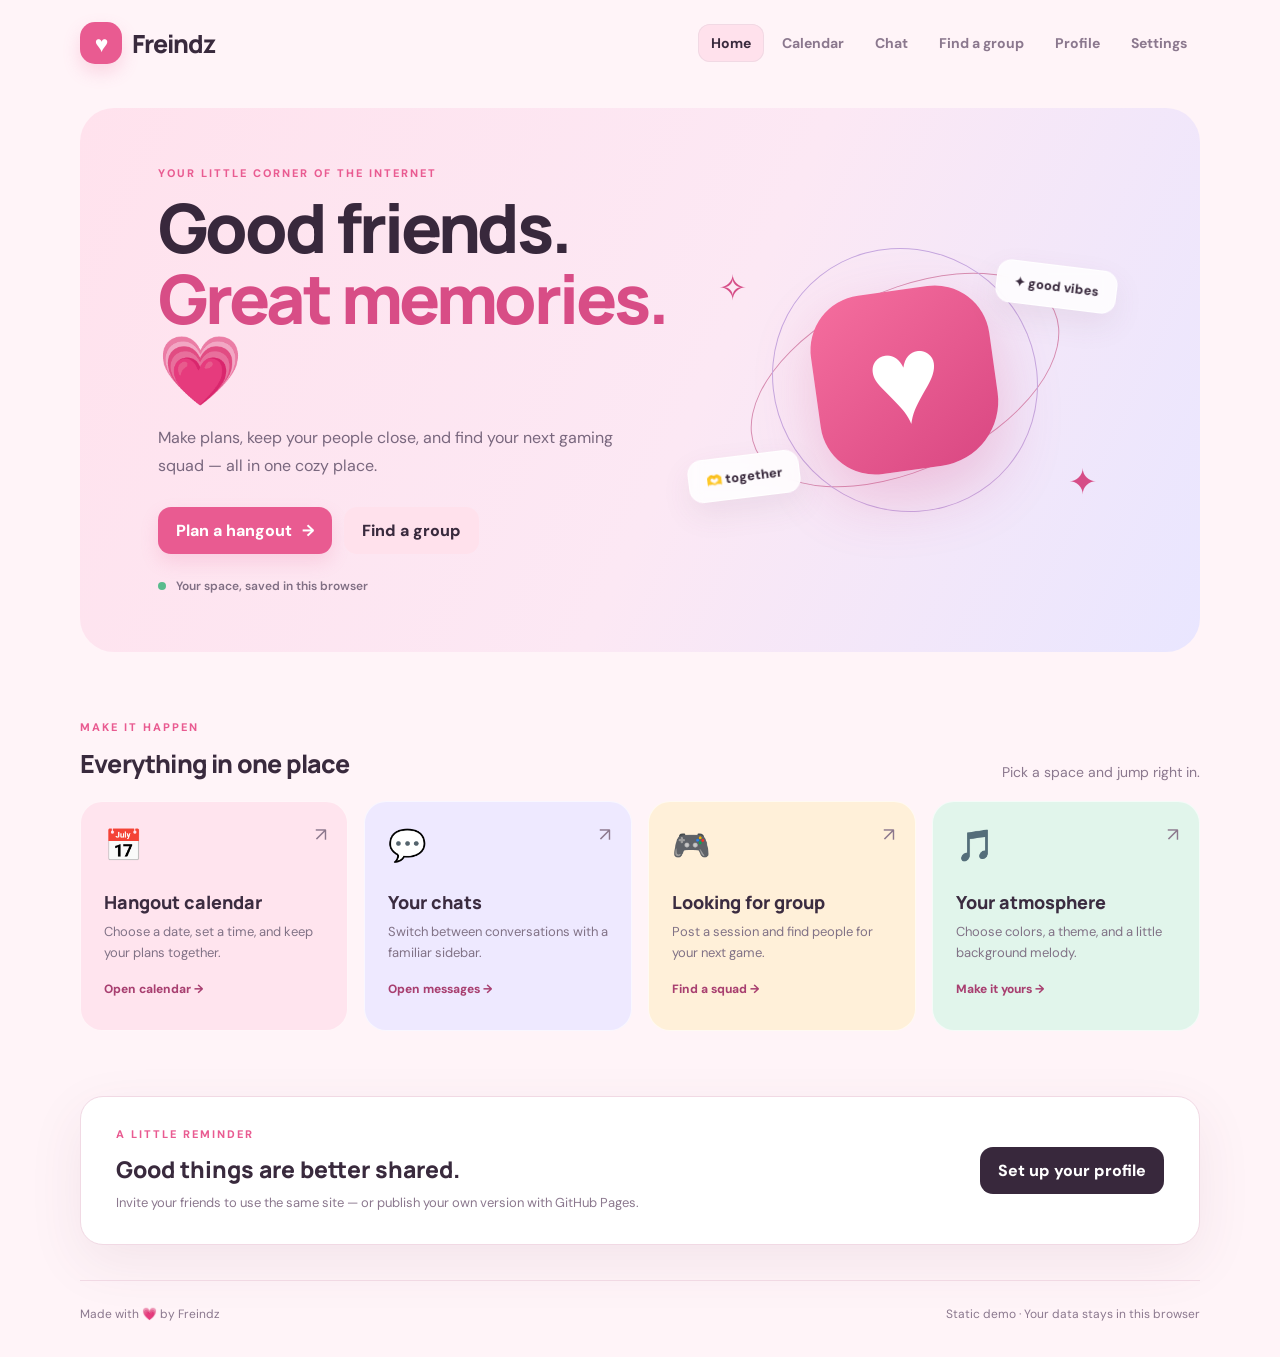
<file: index.html>
<!doctype html>
<html lang="en">
<head>
  <meta charset="utf-8">
  <meta name="viewport" content="width=device-width, initial-scale=1">
  <meta name="theme-color" content="#fff4f8">
  <meta name="description" content="Freindz — a cozy space to plan hangouts, chat locally, and find gaming groups.">
  <title>Freindz — Hang out together</title>
  <link rel="icon" href="assets/img/favicon.svg" type="image/svg+xml">
  <link rel="stylesheet" href="assets/css/styles.css">
  <script defer src="assets/js/app.js"></script>
</head>
<body>
  <div id="site-header"></div>
  <main class="container">
    <section class="hero">
      <div class="hero-copy">
        <span class="eyebrow">YOUR LITTLE CORNER OF THE INTERNET</span>
        <h1>Good friends.<br><span>Great memories.</span> 💗</h1>
        <p>Make plans, keep your people close, and find your next gaming squad — all in one cozy place.</p>
        <div class="hero-actions">
          <a class="button" href="calendar.html">Plan a hangout <span aria-hidden="true">→</span></a>
          <a class="button button-soft" href="groups.html">Find a group</a>
        </div>
        <div class="hero-note"><span class="online-dot"></span> Your space, saved in this browser</div>
      </div>
      <div class="hero-art" aria-label="Friendly illustrated hearts" role="img">
        <div class="orbit orbit-one"></div><div class="orbit orbit-two"></div>
        <div class="heart heart-main">♥</div><div class="float-card float-card-one">✦ good vibes</div>
        <div class="float-card float-card-two">🫶 together</div><div class="sparkle sparkle-one">✧</div><div class="sparkle sparkle-two">✦</div>
      </div>
    </section>

    <section class="section-heading">
      <div><span class="eyebrow">MAKE IT HAPPEN</span><h2>Everything in one place</h2></div>
      <p>Pick a space and jump right in.</p>
    </section>
    <section class="feature-grid">
      <a class="feature-card feature-pink" href="calendar.html"><span class="feature-icon">📅</span><span class="feature-arrow">↗</span><h3>Hangout calendar</h3><p>Choose a date, set a time, and keep your plans together.</p><span class="feature-link">Open calendar →</span></a>
      <a class="feature-card feature-lilac" href="chat.html"><span class="feature-icon">💬</span><span class="feature-arrow">↗</span><h3>Your chats</h3><p>Switch between conversations with a familiar sidebar.</p><span class="feature-link">Open messages →</span></a>
      <a class="feature-card feature-yellow" href="groups.html"><span class="feature-icon">🎮</span><span class="feature-arrow">↗</span><h3>Looking for group</h3><p>Post a session and find people for your next game.</p><span class="feature-link">Find a squad →</span></a>
      <a class="feature-card feature-mint" href="settings.html"><span class="feature-icon">🎵</span><span class="feature-arrow">↗</span><h3>Your atmosphere</h3><p>Choose colors, a theme, and a little background melody.</p><span class="feature-link">Make it yours →</span></a>
    </section>

    <section class="bottom-banner">
      <div><span class="eyebrow">A LITTLE REMINDER</span><h2>Good things are better shared.</h2><p>Invite your friends to use the same site — or publish your own version with GitHub Pages.</p></div>
      <a class="button button-dark" href="profile.html">Set up your profile</a>
    </section>
  </main>
  <div id="site-footer"></div>
</body>
</html>
</file>
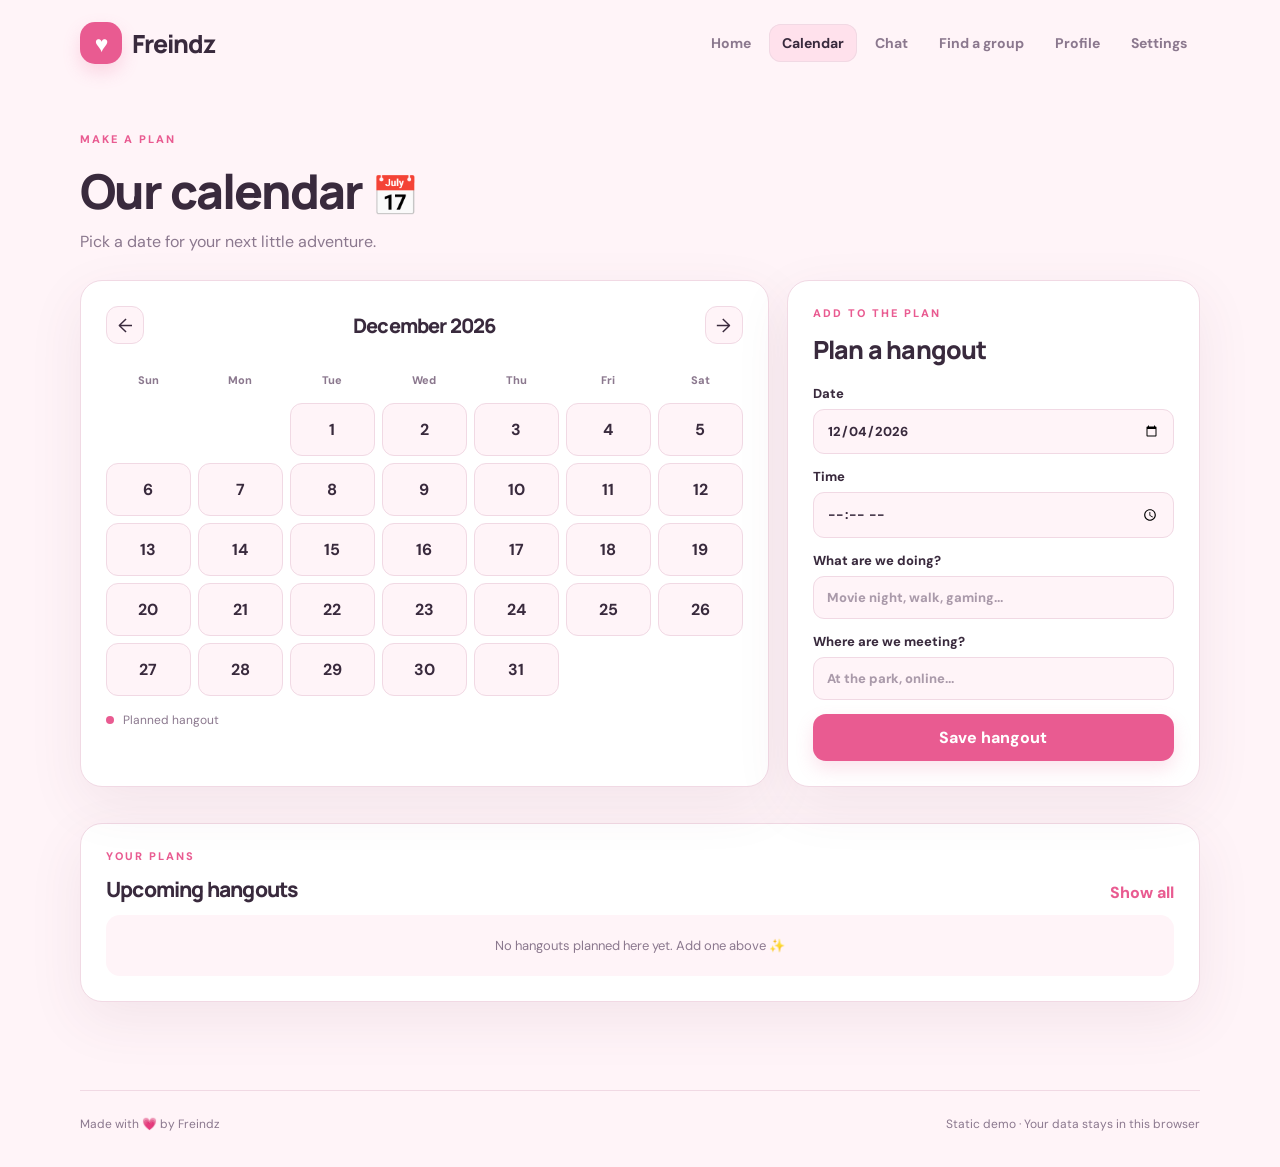
<file: calendar.html>
<!doctype html>
<html lang="en">
<head>
  <meta charset="utf-8">
  <meta name="viewport" content="width=device-width, initial-scale=1">
  <meta name="theme-color" content="#fff4f8">
  <link rel="icon" href="assets/img/favicon.svg" type="image/svg+xml">
  <link rel="stylesheet" href="assets/css/styles.css">
  <script defer src="assets/js/app.js"></script>
  <title>Hangout calendar — Freindz</title>
  <meta name="description" content="Pick a date and plan something fun.">
</head>
<body>
  <div id="site-header"></div>
  <main class="container inner-page">
    
<section class="page-heading"><span class="eyebrow">MAKE A PLAN</span><h1>Our calendar <span>📅</span></h1><p>Pick a date for your next little adventure.</p></section>
<div class="content-grid calendar-layout">
  <section class="panel">
    <div class="calendar-top"><button class="icon-button" id="prevMonth" aria-label="Previous month">←</button><h2 id="monthTitle"></h2><button class="icon-button" id="nextMonth" aria-label="Next month">→</button></div>
    <div class="calendar-grid" id="calendarGrid"></div>
    <div class="calendar-legend"><span class="legend-dot"></span> Planned hangout</div>
  </section>
  <aside class="panel">
    <span class="eyebrow">ADD TO THE PLAN</span><h2>Plan a hangout</h2>
    <form id="eventForm" class="stack-form">
      <label>Date<input type="date" id="eventDate" required></label>
      <label>Time<input type="time" id="eventTime" required></label>
      <label>What are we doing?<input id="eventName" maxlength="90" placeholder="Movie night, walk, gaming..." required></label>
      <label>Where are we meeting?<input id="eventPlace" maxlength="100" placeholder="At the park, online..."></label>
      <button class="button" type="submit">Save hangout</button>
    </form>
  </aside>
</div>
<section class="panel event-panel"><div class="section-heading compact"><div><span class="eyebrow">YOUR PLANS</span><h2 id="eventHeading">Upcoming hangouts</h2></div><button class="text-button" id="showAllEvents" type="button">Show all</button></div><div id="eventList" class="event-list"></div></section>

  </main>
  <div id="site-footer"></div>
  <script defer src="assets/js/calendar.js"></script>
</body>
</html>
</file>
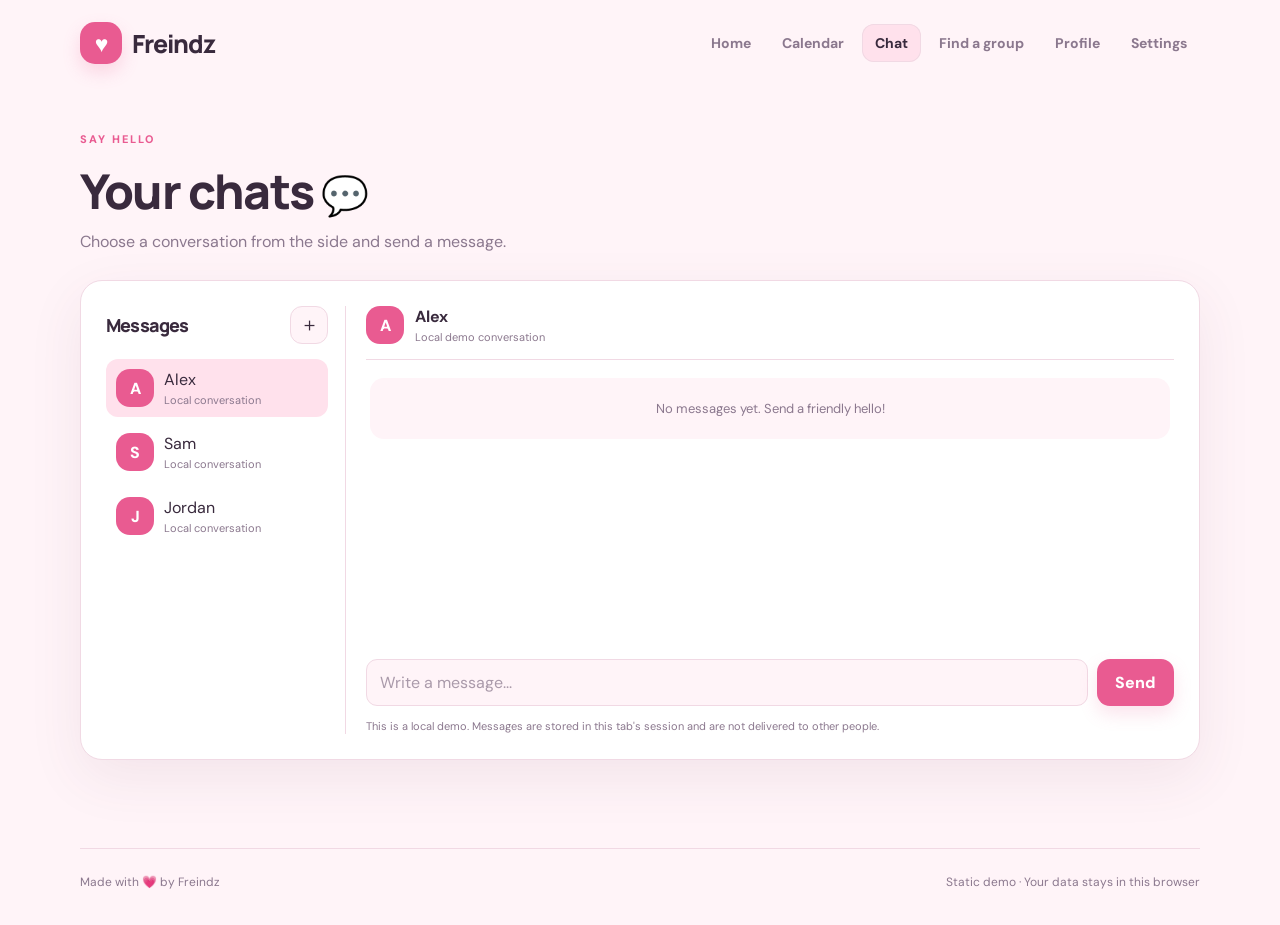
<file: chat.html>
<!doctype html>
<html lang="en">
<head>
  <meta charset="utf-8">
  <meta name="viewport" content="width=device-width, initial-scale=1">
  <meta name="theme-color" content="#fff4f8">
  <link rel="icon" href="assets/img/favicon.svg" type="image/svg+xml">
  <link rel="stylesheet" href="assets/css/styles.css">
  <script defer src="assets/js/app.js"></script>
  <title>Your chats — Freindz</title>
  <meta name="description" content="A little place for your conversations.">
</head>
<body>
  <div id="site-header"></div>
  <main class="container inner-page">
    
<section class="page-heading"><span class="eyebrow">SAY HELLO</span><h1>Your chats <span>💬</span></h1><p>Choose a conversation from the side and send a message.</p></section>
<section class="panel chat-layout">
  <aside class="chat-sidebar"><div class="sidebar-heading"><h2>Messages</h2><button class="icon-button" id="addContact" title="Add local contact">＋</button></div><div id="contactList" class="contact-list"></div></aside>
  <div class="chat-main">
    <div class="chat-person"><span class="avatar" id="activeAvatar">A</span><div><strong id="activeName">Alex</strong><small>Local demo conversation</small></div></div>
    <div class="chat-window" id="chatWindow" aria-live="polite"></div>
    <form id="chatForm" class="chat-compose"><input id="chatInput" maxlength="1000" placeholder="Write a message..." autocomplete="off" required><button class="button" type="submit">Send</button></form>
    <p class="fine-print" id="chatNotice"></p>
  </div>
</section>

  </main>
  <div id="site-footer"></div>
  <script defer src="assets/js/chat.js"></script>
</body>
</html>
</file>
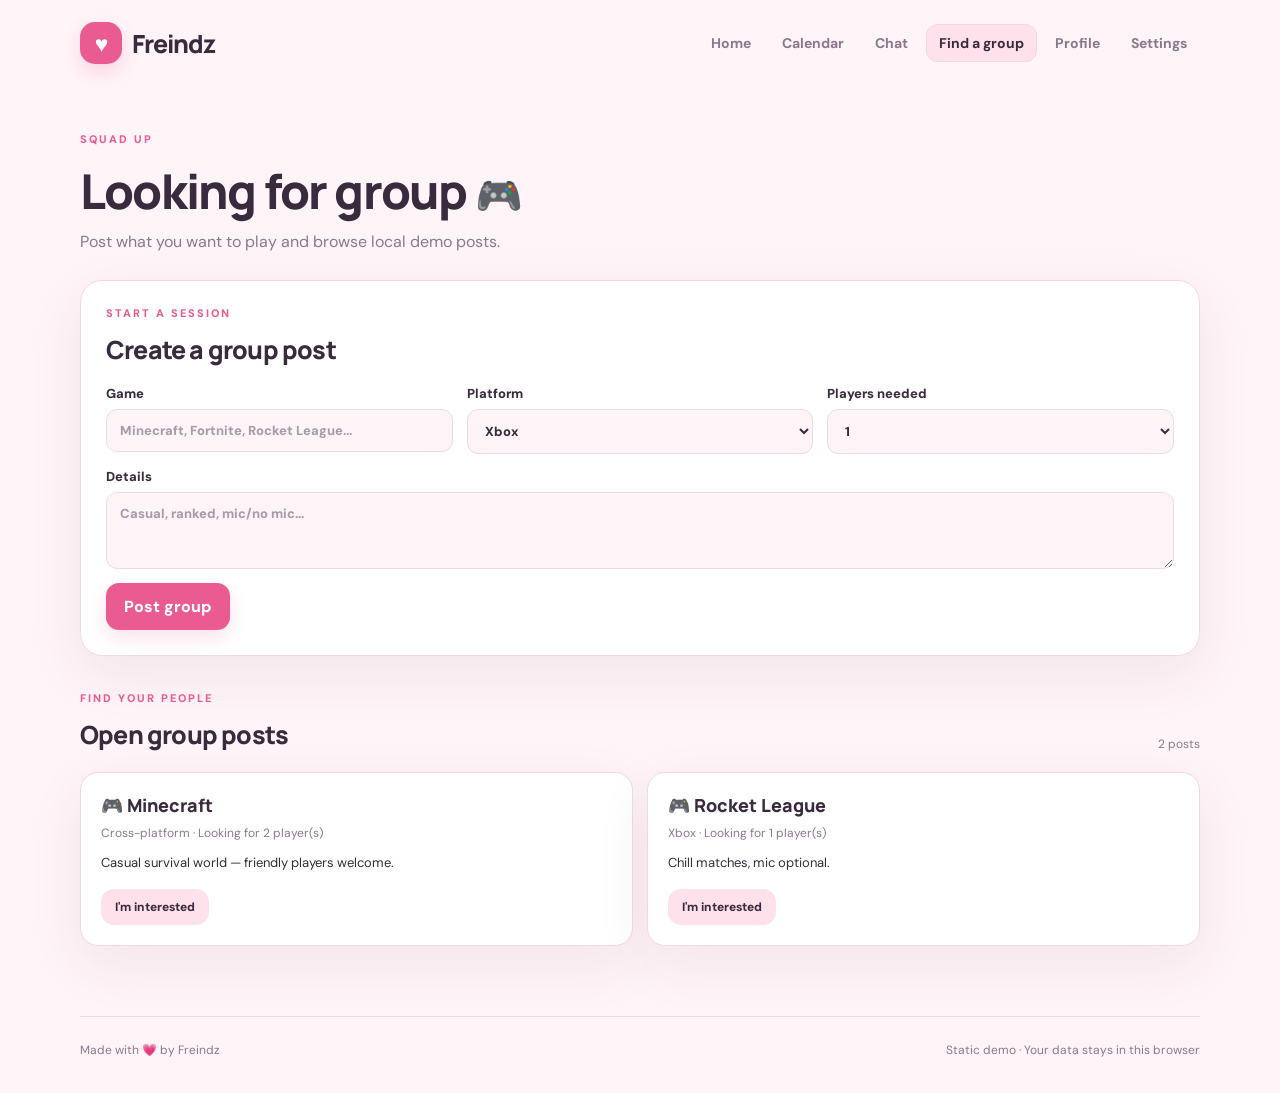
<file: groups.html>
<!doctype html>
<html lang="en">
<head>
  <meta charset="utf-8">
  <meta name="viewport" content="width=device-width, initial-scale=1">
  <meta name="theme-color" content="#fff4f8">
  <link rel="icon" href="assets/img/favicon.svg" type="image/svg+xml">
  <link rel="stylesheet" href="assets/css/styles.css">
  <script defer src="assets/js/app.js"></script>
  <title>Looking for group — Freindz</title>
  <meta name="description" content="Find people to play with.">
</head>
<body>
  <div id="site-header"></div>
  <main class="container inner-page">
    
<section class="page-heading"><span class="eyebrow">SQUAD UP</span><h1>Looking for group <span>🎮</span></h1><p>Post what you want to play and browse local demo posts.</p></section>
<section class="panel">
  <span class="eyebrow">START A SESSION</span><h2>Create a group post</h2>
  <form id="groupForm" class="group-form">
    <label>Game<input id="gameName" maxlength="60" placeholder="Minecraft, Fortnite, Rocket League..." required></label>
    <label>Platform<select id="gamePlatform"><option>Xbox</option><option>PC</option><option>PlayStation</option><option>Switch</option><option>Cross-platform</option></select></label>
    <label>Players needed<select id="gamePlayers"><option>1</option><option>2</option><option>3</option><option>4+</option></select></label>
    <label class="full-field">Details<textarea id="gameDetails" maxlength="300" rows="3" placeholder="Casual, ranked, mic/no mic..." required></textarea></label>
    <button class="button" type="submit">Post group</button>
  </form>
</section>
<section class="section-heading group-heading"><div><span class="eyebrow">FIND YOUR PEOPLE</span><h2>Open group posts</h2></div><span class="post-count" id="postCount">0 posts</span></section>
<div id="groupPosts" class="group-grid"></div>

  </main>
  <div id="site-footer"></div>
  <script defer src="assets/js/groups.js"></script>
</body>
</html>
</file>
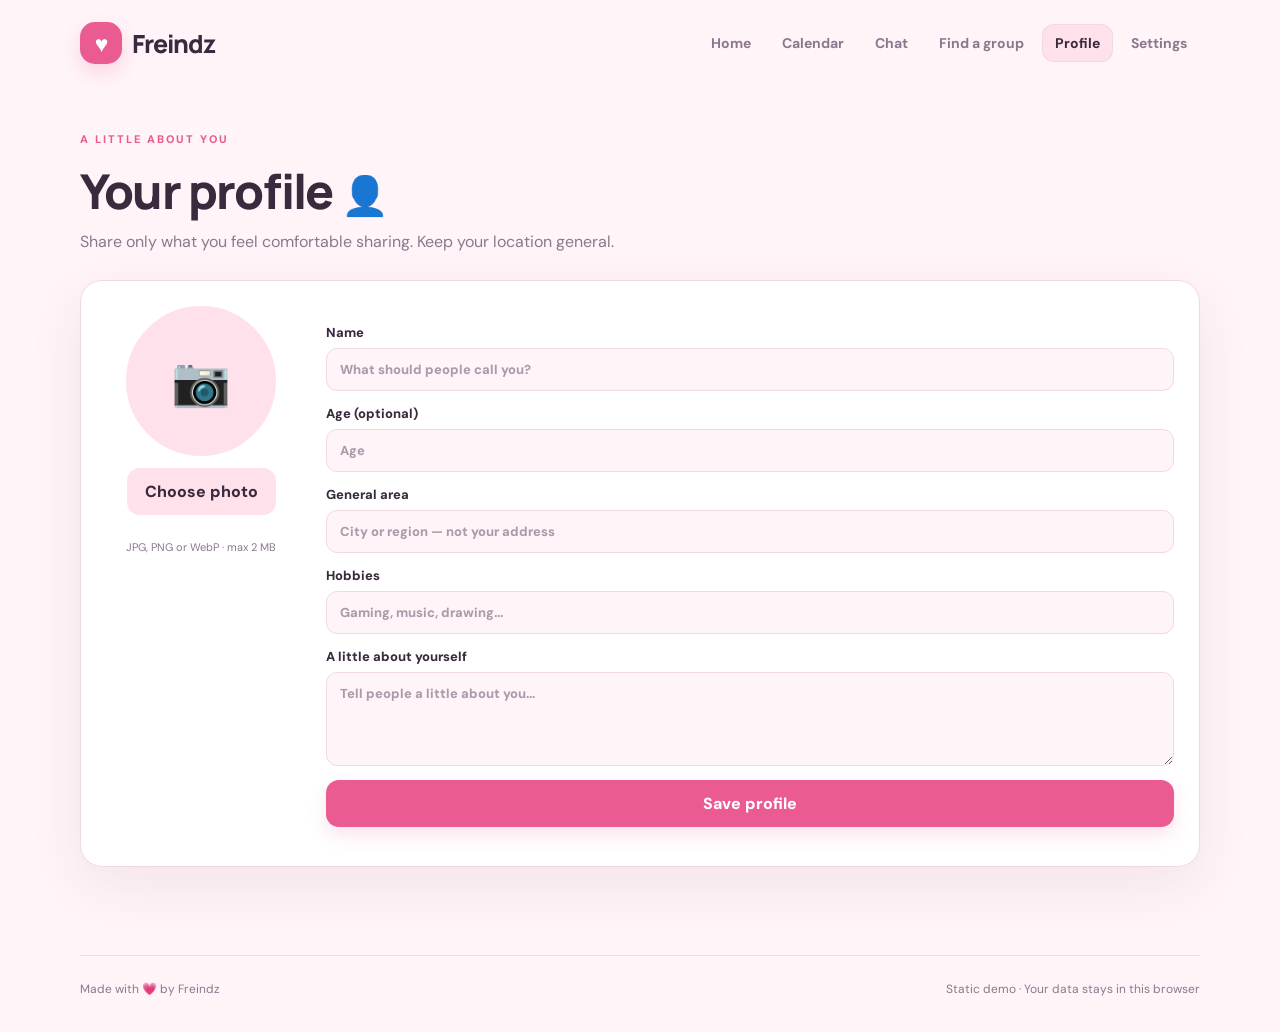
<file: profile.html>
<!doctype html>
<html lang="en">
<head>
  <meta charset="utf-8">
  <meta name="viewport" content="width=device-width, initial-scale=1">
  <meta name="theme-color" content="#fff4f8">
  <link rel="icon" href="assets/img/favicon.svg" type="image/svg+xml">
  <link rel="stylesheet" href="assets/css/styles.css">
  <script defer src="assets/js/app.js"></script>
  <title>Your profile — Freindz</title>
  <meta name="description" content="Make a little profile for your local Freindz space.">
</head>
<body>
  <div id="site-header"></div>
  <main class="container inner-page">
    
<section class="page-heading"><span class="eyebrow">A LITTLE ABOUT YOU</span><h1>Your profile <span>👤</span></h1><p>Share only what you feel comfortable sharing. Keep your location general.</p></section>
<section class="panel profile-layout">
  <div class="profile-picture-wrap"><img id="photoPreview" class="profile-picture" alt="Profile preview" hidden><div id="photoPlaceholder" class="profile-picture placeholder">📷</div><label class="button button-soft upload-label" for="photoInput">Choose photo</label><input id="photoInput" type="file" accept="image/*" hidden><small class="fine-print">JPG, PNG or WebP · max 2 MB</small></div>
  <form id="profileForm" class="stack-form">
    <label>Name<input id="profileName" maxlength="50" placeholder="What should people call you?"></label>
    <label>Age (optional)<input id="profileAge" type="number" min="13" max="120" placeholder="Age"></label>
    <label>General area<input id="profileArea" maxlength="80" placeholder="City or region — not your address"></label>
    <label>Hobbies<input id="profileHobbies" maxlength="160" placeholder="Gaming, music, drawing..."></label>
    <label>A little about yourself<textarea id="profileBio" maxlength="500" rows="4" placeholder="Tell people a little about you..."></textarea></label>
    <button class="button" type="submit">Save profile</button><p id="profileStatus" class="status-message" role="status"></p>
  </form>
</section>

  </main>
  <div id="site-footer"></div>
  <script defer src="assets/js/profile.js"></script>
</body>
</html>
</file>
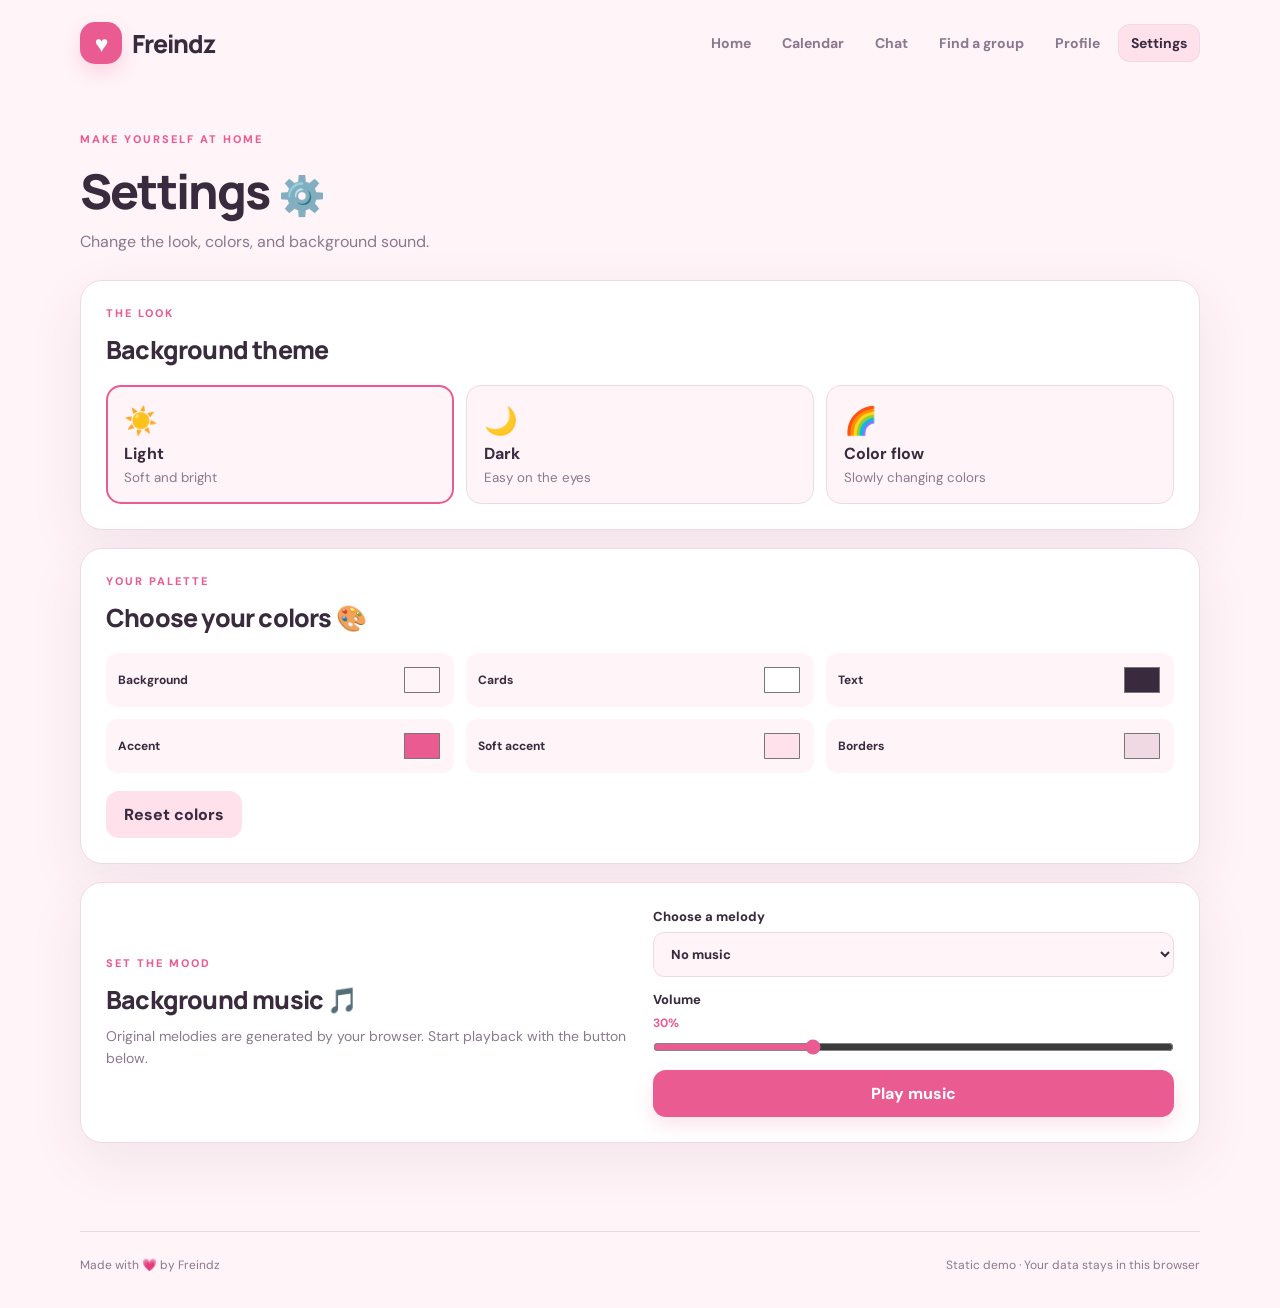
<file: settings.html>
<!doctype html>
<html lang="en">
<head>
  <meta charset="utf-8">
  <meta name="viewport" content="width=device-width, initial-scale=1">
  <meta name="theme-color" content="#fff4f8">
  <link rel="icon" href="assets/img/favicon.svg" type="image/svg+xml">
  <link rel="stylesheet" href="assets/css/styles.css">
  <script defer src="assets/js/app.js"></script>
  <title>Settings — Freindz</title>
  <meta name="description" content="Make Freindz feel like your own space.">
</head>
<body>
  <div id="site-header"></div>
  <main class="container inner-page">
    
<section class="page-heading"><span class="eyebrow">MAKE YOURSELF AT HOME</span><h1>Settings <span>⚙️</span></h1><p>Change the look, colors, and background sound.</p></section>
<section class="panel"><span class="eyebrow">THE LOOK</span><h2>Background theme</h2><div class="theme-grid">
  <button class="theme-choice" data-theme="light"><span>☀️</span><strong>Light</strong><small>Soft and bright</small></button>
  <button class="theme-choice" data-theme="dark"><span>🌙</span><strong>Dark</strong><small>Easy on the eyes</small></button>
  <button class="theme-choice" data-theme="rainbow"><span>🌈</span><strong>Color flow</strong><small>Slowly changing colors</small></button>
</div></section>
<section class="panel"><span class="eyebrow">YOUR PALETTE</span><h2>Choose your colors 🎨</h2><div class="color-grid">
  <label>Background<input type="color" id="colorBg" value="#fff4f8"></label><label>Cards<input type="color" id="colorCard" value="#ffffff"></label><label>Text<input type="color" id="colorText" value="#392a3d"></label><label>Accent<input type="color" id="colorPrimary" value="#e95b91"></label><label>Soft accent<input type="color" id="colorSecondary" value="#ffe1ec"></label><label>Borders<input type="color" id="colorBorder" value="#f1d9e4"></label>
</div><button class="button button-soft" id="resetColors" type="button">Reset colors</button></section>
<section class="panel music-panel"><div><span class="eyebrow">SET THE MOOD</span><h2>Background music 🎵</h2><p class="muted">Original melodies are generated by your browser. Start playback with the button below.</p></div>
  <div class="music-controls"><label>Choose a melody<select id="musicSelect"><option value="none">No music</option><option value="chill">Soft & chill</option><option value="happy">Happy day</option><option value="lofi">Lo-fi tones</option></select></label><label>Volume <strong id="volumeValue">30%</strong><input type="range" id="volume" min="0" max="100" value="30"></label><button class="button" id="musicToggle" type="button">Play music</button></div>
</section>

  </main>
  <div id="site-footer"></div>
  <script defer src="assets/js/settings.js"></script>
</body>
</html>
</file>
<file: assets/css/styles.css>
@import url('https://fonts.googleapis.com/css2?family=DM+Sans:wght@400;500;600;700;800&family=Manrope:wght@500;600;700;800&display=swap');
:root{--bg:#fff4f8;--card:#fff;--text:#392a3d;--muted:#8b788e;--primary:#e95b91;--secondary:#ffe1ec;--border:#f1d9e4;--shadow:0 18px 55px rgba(105,55,82,.08)}
*{box-sizing:border-box;margin:0;padding:0}
html{scroll-behavior:smooth}
body{font-family:"DM Sans",Arial,sans-serif;background:var(--bg);color:var(--text);min-height:100vh;transition:background .25s,color .25s}
button,input,select,textarea{font:inherit}button,a{ -webkit-tap-highlight-color:transparent}button{cursor:pointer}a{color:inherit;text-decoration:none}
button:focus-visible,a:focus-visible,input:focus-visible,select:focus-visible,textarea:focus-visible{outline:3px solid var(--primary);outline-offset:3px}
.container{width:min(1120px,calc(100% - 40px));margin:0 auto}
.site-header{padding:22px 0;display:flex;align-items:center;justify-content:space-between;gap:22px}
.brand{display:flex;align-items:center;gap:10px;font:800 25px Manrope,sans-serif;letter-spacing:-1px}
.brand-mark{display:grid;place-items:center;width:42px;height:42px;border-radius:15px;background:var(--primary);color:white;font-size:23px;box-shadow:0 8px 18px #e95b9133}
.nav-links{display:flex;align-items:center;gap:5px;flex-wrap:wrap}
.nav-links a{padding:10px 13px;border-radius:12px;color:var(--muted);font-size:14px;font-weight:700;transition:.2s}
.nav-links a:hover,.nav-links a.active{background:var(--secondary);color:var(--text)}
.nav-links a.active{box-shadow:inset 0 0 0 1px var(--border)}
.menu-toggle{display:none;border:1px solid var(--border);background:var(--card);border-radius:12px;padding:10px 13px;color:var(--text)}
.hero{position:relative;overflow:hidden;display:grid;grid-template-columns:1.1fr .9fr;align-items:center;min-height:420px;padding:58px 7%;border-radius:34px;background:linear-gradient(115deg,#ffe2ed 0%,#fce8f4 55%,#e9e6ff 100%);margin:22px 0 68px}
.hero-copy{position:relative;z-index:2}.eyebrow{display:block;color:var(--primary);font-size:11px;font-weight:800;letter-spacing:2px;margin-bottom:12px}
.hero h1{font:800 clamp(42px,6vw,68px)/1.04 Manrope,sans-serif;letter-spacing:-3px;margin-bottom:20px;color:#38283c}
.hero h1 span{color:#d84d86}.hero p{max-width:480px;color:#79677e;line-height:1.75;font-size:16px}
.hero-actions{display:flex;gap:12px;flex-wrap:wrap;margin-top:27px}
.button{display:inline-flex;align-items:center;justify-content:center;gap:10px;border:0;border-radius:13px;padding:13px 18px;background:var(--primary);color:white;font-weight:800;box-shadow:0 8px 18px #e95b912c;transition:transform .2s,filter .2s}
.button:hover{transform:translateY(-2px);filter:brightness(.97)}
.button-soft{background:var(--secondary);color:var(--text);box-shadow:none}
.button-dark{background:#38283c;color:white;box-shadow:none}
.hero-note{margin-top:24px;color:#806f84;font-size:12px;font-weight:600}.online-dot{display:inline-block;width:8px;height:8px;background:#59bb8d;border-radius:50%;margin-right:7px}
.hero-art{height:300px;position:relative;display:grid;place-items:center}
.heart{display:grid;place-items:center;width:180px;height:180px;border-radius:55px 55px 65px 55px;transform:rotate(-8deg);background:linear-gradient(145deg,#f56e9e,#d94782);color:white;font-size:125px;box-shadow:0 25px 60px #d9478240}
.orbit{position:absolute;border:1px solid #d78db1;border-radius:50%;transform:rotate(-25deg)}.orbit-one{width:330px;height:180px}.orbit-two{width:270px;height:260px;transform:rotate(40deg);border-color:#c6a7df}
.float-card{position:absolute;padding:12px 17px;background:#ffffffd9;backdrop-filter:blur(8px);border:1px solid #fff;border-radius:14px;font-size:13px;font-weight:800;box-shadow:0 12px 30px #774a6b18}
.float-card-one{top:35px;right:5px;transform:rotate(7deg)}.float-card-two{bottom:32px;left:0;transform:rotate(-7deg)}.sparkle{position:absolute;color:#d64d87;font-size:35px}.sparkle-one{top:35px;left:30px}.sparkle-two{bottom:25px;right:25px}
.section-heading{display:flex;align-items:end;justify-content:space-between;gap:20px;margin:0 0 20px}.section-heading h2,.panel h2{font:800 25px Manrope,sans-serif;letter-spacing:-.8px}.section-heading>p,.muted{color:var(--muted);font-size:14px}
.feature-grid{display:grid;grid-template-columns:repeat(4,1fr);gap:16px}
.feature-card{position:relative;min-height:230px;border-radius:22px;padding:23px;transition:transform .2s,box-shadow .2s;border:1px solid #ffffffaa}
.feature-card:hover{transform:translateY(-5px);box-shadow:var(--shadow)}
.feature-pink{background:#ffe4ee}.feature-lilac{background:#eee9ff}.feature-yellow{background:#fff0d9}.feature-mint{background:#e1f5eb}
.feature-icon{font-size:31px}.feature-arrow{position:absolute;right:20px;top:20px;font-size:19px;color:#8c788d}.feature-card h3{font:800 18px Manrope,sans-serif;margin:24px 0 8px;color:#3b2c40}.feature-card p{font-size:13px;line-height:1.6;color:#817286;min-height:42px}.feature-link{display:inline-block;margin-top:17px;font-size:12px;font-weight:800;color:#a83f70}
.bottom-banner{display:flex;align-items:center;justify-content:space-between;gap:20px;margin:65px 0 35px;padding:30px 35px;border-radius:23px;background:var(--card);border:1px solid var(--border);box-shadow:var(--shadow)}
.bottom-banner h2{font:800 23px Manrope,sans-serif;margin-bottom:8px}.bottom-banner p{color:var(--muted);font-size:13px;line-height:1.6}
.site-footer{padding:25px 0 35px;border-top:1px solid var(--border);color:var(--muted);font-size:12px;display:flex;justify-content:space-between;gap:15px}
.inner-page{padding:24px 0 70px;min-height:75vh}.page-heading{margin:22px 0 28px}.page-heading h1{font:800 clamp(34px,5vw,48px) Manrope,sans-serif;letter-spacing:-1.8px}.page-heading h1 span{font-size:.8em}.page-heading p{color:var(--muted);margin-top:8px}
.panel{background:var(--card);border:1px solid var(--border);border-radius:22px;padding:25px;box-shadow:var(--shadow);margin-bottom:18px}.panel>h2{margin:8px 0 18px}
.content-grid{display:grid;grid-template-columns:1.25fr .75fr;gap:18px}.calendar-top{display:flex;align-items:center;justify-content:space-between;margin-bottom:20px}.calendar-top h2{font:800 20px Manrope,sans-serif}
.icon-button{width:38px;height:38px;border:1px solid var(--border);border-radius:12px;background:var(--bg);color:var(--text);font-size:19px}
.calendar-grid{display:grid;grid-template-columns:repeat(7,minmax(0,1fr));gap:7px}.day-name{text-align:center;padding:9px 0;color:var(--muted);font-size:11px;font-weight:800}.day{min-height:53px;border:1px solid var(--border);border-radius:12px;background:var(--bg);color:var(--text);font-weight:700}.day:hover{border-color:var(--primary)}.day.selected{background:var(--primary);color:white;border-color:var(--primary)}.day.has-event{box-shadow:inset 0 -4px var(--primary)}.day.selected.has-event{box-shadow:inset 0 -4px #fff}
.calendar-legend{margin-top:16px;color:var(--muted);font-size:12px}.legend-dot{display:inline-block;width:8px;height:8px;background:var(--primary);border-radius:50%;margin-right:6px}
.stack-form{display:flex;flex-direction:column;gap:14px;margin-top:18px}.stack-form label,.group-form label,.music-controls label{display:flex;flex-direction:column;gap:7px;font-size:13px;font-weight:800}
input,select,textarea{width:100%;border:1px solid var(--border);border-radius:11px;background:var(--bg);color:var(--text);padding:12px 13px;min-width:0}textarea{resize:vertical}input::placeholder,textarea::placeholder{color:#aa9aaa}
.event-panel{margin-top:18px}.compact{margin-bottom:12px}.compact h2{font-size:21px}.text-button{border:0;background:none;color:var(--primary);font-weight:800}.event-list{display:grid;grid-template-columns:repeat(2,minmax(0,1fr));gap:10px}.event-item{padding:15px;border-radius:14px;background:var(--secondary)}.event-item strong{display:block;margin-bottom:5px}.event-item p{font-size:12px;color:var(--muted);line-height:1.5}.event-item button{margin-top:10px;border:0;background:none;color:#a83f70;font-size:12px;font-weight:800}.empty-state{padding:22px;text-align:center;color:var(--muted);font-size:13px;background:var(--bg);border-radius:14px;grid-column:1/-1}
.chat-layout{display:grid;grid-template-columns:240px minmax(0,1fr);gap:20px;min-height:480px}.chat-sidebar{border-right:1px solid var(--border);padding-right:17px}.sidebar-heading{display:flex;align-items:center;justify-content:space-between;margin-bottom:15px}.sidebar-heading h2{font-size:18px}.contact-list{display:flex;flex-direction:column;gap:6px}.contact-button{display:flex;align-items:center;gap:10px;width:100%;padding:10px;border:0;border-radius:12px;background:transparent;color:var(--text);text-align:left}.contact-button:hover,.contact-button.active{background:var(--secondary)}.avatar{display:grid;place-items:center;flex:0 0 38px;width:38px;height:38px;border-radius:14px;background:var(--primary);color:white;font-weight:800}.contact-button small{display:block;color:var(--muted);font-size:11px;margin-top:3px}.chat-main{display:flex;flex-direction:column;min-width:0}.chat-person{display:flex;align-items:center;gap:11px;padding-bottom:15px;border-bottom:1px solid var(--border)}.chat-person strong{display:block}.chat-person small{display:block;color:var(--muted);font-size:11px;margin-top:3px}.chat-window{display:flex;flex-direction:column;gap:10px;flex:1;min-height:260px;max-height:420px;overflow:auto;padding:18px 4px}.message{max-width:78%;padding:11px 14px;border-radius:16px;background:var(--secondary);align-self:flex-start;overflow-wrap:anywhere;font-size:14px}.message.mine{align-self:flex-end;background:var(--primary);color:white}.message time{display:block;font-size:10px;opacity:.7;margin-top:5px}.chat-compose{display:flex;gap:9px}.chat-compose input{flex:1}.fine-print{color:var(--muted);font-size:11px;line-height:1.5;margin-top:12px}
.profile-layout{display:grid;grid-template-columns:190px minmax(0,1fr);gap:30px}.profile-picture-wrap{display:flex;flex-direction:column;align-items:center;gap:12px}.profile-picture{width:150px;height:150px;object-fit:cover;border-radius:50%;border:4px solid var(--secondary)}.profile-picture.placeholder{display:grid;place-items:center;background:var(--secondary);font-size:48px}.upload-label{cursor:pointer}.status-message{font-size:12px;color:var(--primary)}
.group-form{display:grid;grid-template-columns:repeat(3,minmax(0,1fr));gap:14px;margin-top:18px}.group-form label{min-width:0}.full-field{grid-column:1/-1}.group-form .button{justify-self:start}.group-heading{margin-top:35px}.post-count{color:var(--muted);font-size:12px}.group-grid{display:grid;grid-template-columns:repeat(2,minmax(0,1fr));gap:14px}.group-card{background:var(--card);border:1px solid var(--border);border-radius:18px;padding:20px;box-shadow:var(--shadow)}.group-card h3{font:800 18px Manrope,sans-serif}.group-meta{font-size:12px;color:var(--muted);margin:8px 0 12px}.group-card p{font-size:13px;line-height:1.6}.group-card .button{margin-top:15px;padding:10px 14px;font-size:12px}
.theme-grid{display:grid;grid-template-columns:repeat(3,1fr);gap:12px;margin-top:18px}.theme-choice{display:flex;flex-direction:column;align-items:flex-start;gap:5px;padding:17px;border:1px solid var(--border);border-radius:15px;background:var(--bg);color:var(--text);text-align:left}.theme-choice span{font-size:27px}.theme-choice small{color:var(--muted)}.theme-choice.active{border:2px solid var(--primary);padding:16px}
.color-grid{display:grid;grid-template-columns:repeat(3,1fr);gap:12px;margin:18px 0}.color-grid label{display:flex;align-items:center;justify-content:space-between;gap:10px;padding:10px 12px;background:var(--bg);border-radius:12px;font-size:12px;font-weight:700}.color-grid input{width:40px;height:34px;padding:0;border:0;background:transparent;cursor:pointer}
.music-panel{display:grid;grid-template-columns:1fr 1fr;gap:25px;align-items:center}.music-panel .muted{line-height:1.6;margin-top:8px}.music-controls{display:flex;flex-direction:column;gap:14px}.music-controls label strong{font-size:12px;color:var(--primary)}input[type=range]{padding:0;accent-color:var(--primary)}
body.dark{--bg:#201b29;--card:#2e2639;--text:#f8edf5;--muted:#bbaec2;--primary:#df6ca5;--secondary:#49334d;--border:#51435b;--shadow:0 18px 55px rgba(0,0,0,.18)}
body.rainbow{animation:colorflow 24s linear infinite}
@keyframes colorflow{0%,100%{--bg:#fff4f8;--secondary:#ffe1ec;--primary:#e95b91}25%{--bg:#f2efff;--secondary:#e5ddff;--primary:#9275e9}50%{--bg:#ebf8f0;--secondary:#d9f1e2;--primary:#4da982}75%{--bg:#fff5e8;--secondary:#ffebd2;--primary:#e39a49}}
@media(max-width:850px){.feature-grid{grid-template-columns:repeat(2,1fr)}.hero{padding:42px 5%}.hero-art{transform:scale(.85)}.nav-links a{padding:9px}.content-grid{grid-template-columns:1fr}}
@media(max-width:650px){.container{width:min(100% - 28px,1120px)}.site-header{padding:14px 0}.menu-toggle{display:block}.nav-links{display:none;position:absolute;z-index:10;top:68px;left:14px;right:14px;padding:10px;background:var(--card);border:1px solid var(--border);border-radius:16px;box-shadow:var(--shadow)}.nav-links.open{display:flex;flex-direction:column;align-items:stretch}.nav-links a{padding:12px}.hero{grid-template-columns:1fr;min-height:auto;margin:12px 0 45px;padding:34px 25px}.hero h1{font-size:45px;letter-spacing:-2px}.hero-art{height:200px;transform:scale(.75);margin-top:8px}.section-heading{align-items:flex-start;flex-direction:column;gap:8px}.feature-grid{gap:10px}.feature-card{padding:17px;min-height:220px}.bottom-banner{align-items:flex-start;flex-direction:column;padding:24px;margin-top:45px}.site-footer{flex-direction:column}.panel{padding:18px}.chat-layout{grid-template-columns:1fr}.chat-sidebar{border-right:0;border-bottom:1px solid var(--border);padding:0 0 15px}.contact-list{display:grid;grid-template-columns:repeat(2,minmax(0,1fr))}.profile-layout{grid-template-columns:1fr}.profile-picture-wrap{align-items:flex-start}.group-form{grid-template-columns:1fr}.group-grid,.event-list{grid-template-columns:1fr}.theme-grid,.color-grid{grid-template-columns:1fr}.music-panel{grid-template-columns:1fr}.calendar-grid{gap:4px}.day{min-height:43px;font-size:12px}.day-name{font-size:10px}.page-heading{margin-top:14px}}
</file>
